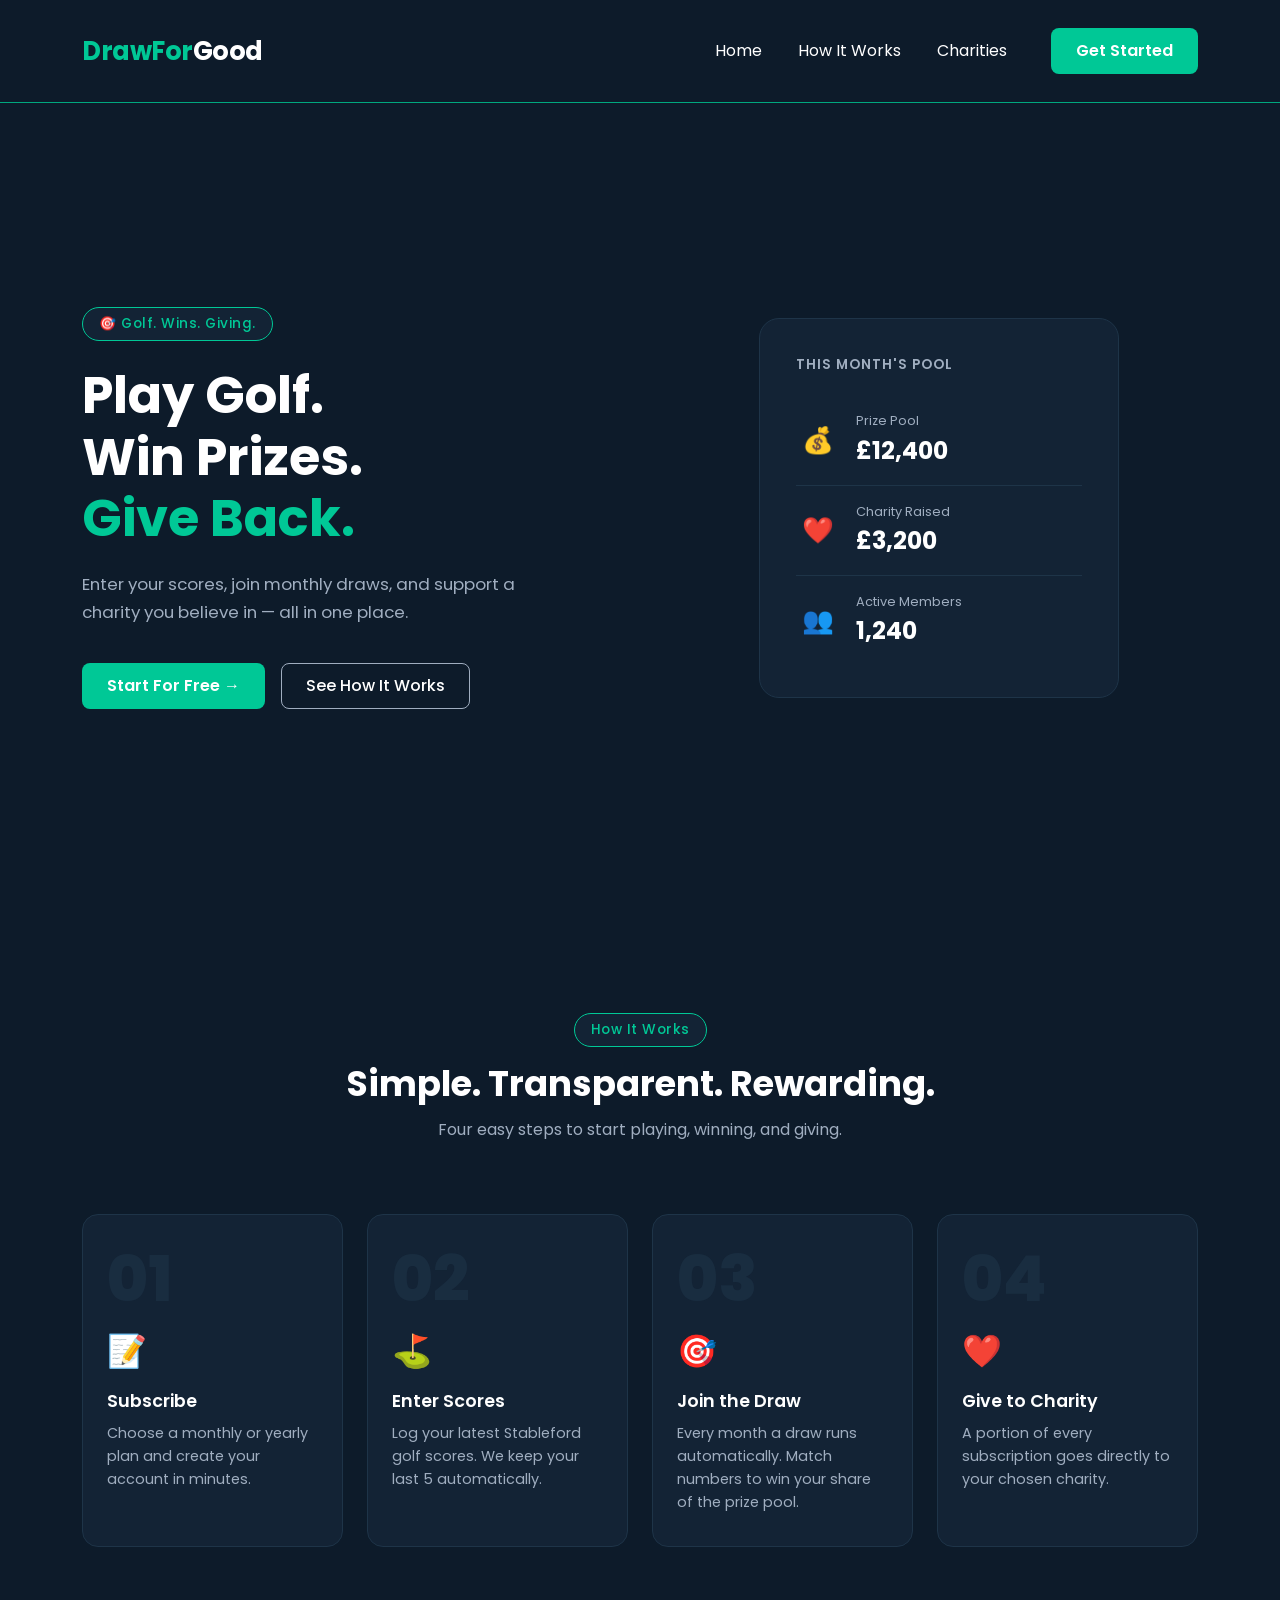
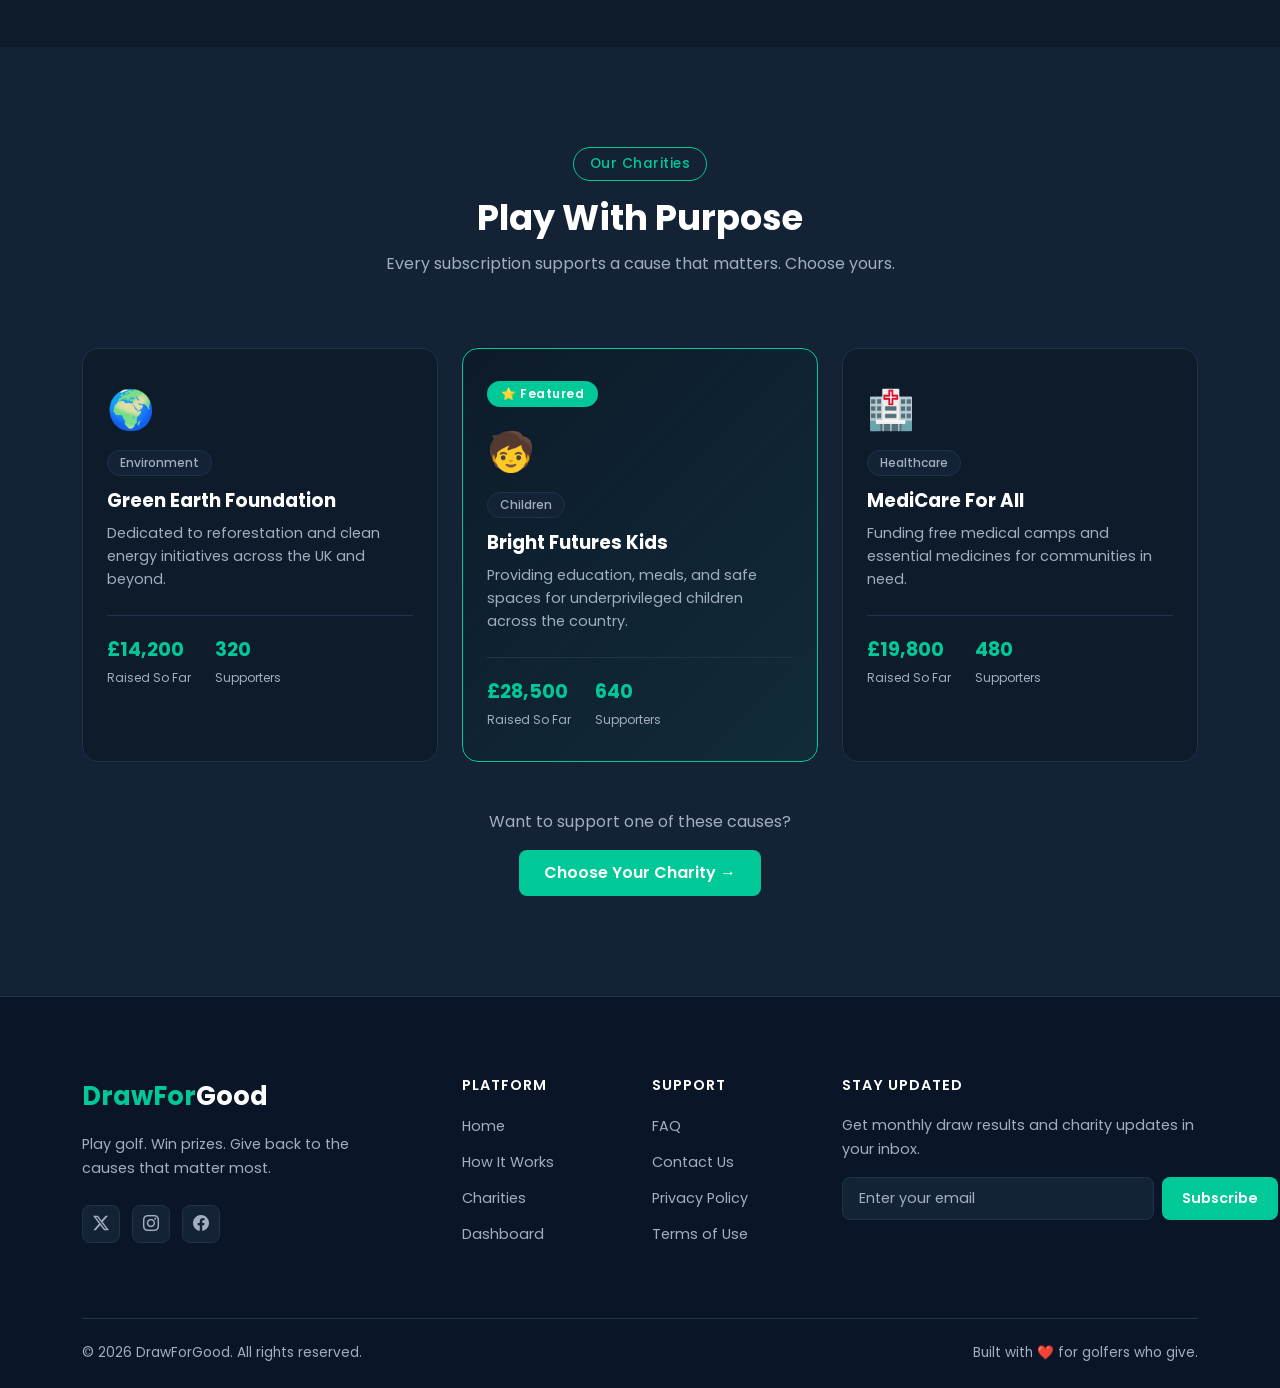
<file: index.html>
<!DOCTYPE html>
<html lang="en">

<head>
  <meta charset="UTF-8">
  <meta name="viewport" content="width=device-width, initial-scale=1.0">
  <title>Golf Charity Subscription Platform</title>
  <!-- Google fonts -->
  <link href="https://fonts.googleapis.com/css2?family=Poppins:wght@400;500;600;700&display=swap" rel="stylesheet">

  <!-- Bootstrap CSS -->
  <link href="https://cdn.jsdelivr.net/npm/bootstrap@5.3.0/dist/css/bootstrap.min.css" rel="stylesheet">

  <!-- Bootstrap Icons -->
  <link href="https://cdn.jsdelivr.net/npm/bootstrap-icons@1.11.0/font/bootstrap-icons.css" rel="stylesheet">

  <!-- Custom CSS  -->
  <link rel="stylesheet" href="style.css">
</head>

<body>
  <header class="header">
    <!-- Navbar Content -->
    <nav class="navbar navbar-expand-lg custom-nav">
      <div class="container">

        <a class="navbar-brand" href="#">DrawFor<span class="brand-highlight">Good</span></a>
        <!-- Hamburger (mobile) -->
        <button class="navbar-toggler" type="button" data-bs-toggle="collapse" data-bs-target="#navMenu"
          aria-controls="navMenu" aria-expanded="false">
          <i class="bi bi-list" style="color: white; font-size: 1.5rem;"></i>
        </button>

        <div class="collapse navbar-collapse" id="navMenu">
          <ul class="navbar-nav ms-auto">
            <li class="nav-item"><a href="#home" class="nav-link">Home</a></li>
            <li class="nav-item"><a href="#how-it-works" class="nav-link">How It Works</a></li>
            <li class="nav-item"><a href="#charities" class="nav-link">Charities</a></li>
          </ul>
          <a href="dashboard.html" class="btn btn-cta ms-3">Get Started</a>
        </div>

      </div>
    </nav>
  </header>

  <main>
    <!-- HERO SECTION -->
    <section class="hero-section" id="home">
      <div class="container">
        <div class="row align-items-center">

          <!-- LEFT SIDE: Text -->
          <div class="col-lg-6 hero-left">

            <div class="hero-badge">🎯 Golf. Wins. Giving.</div>

            <h1 class="hero-title">
              Play Golf. <br>
              Win Prizes. <br>
              <span class="hero-accent">Give Back.</span>
            </h1>

            <p class="hero-sub">
              Enter your scores, join monthly draws, and support
              a charity you believe in — all in one place.
            </p>

            <div class="hero-buttons">
              <a href="dashboard.html" class="btn btn-cta">Start For Free →</a>
              <a href="#how-it-works" class="btn btn-outline">See How It Works</a>
            </div>

          </div>

          <!-- RIGHT SIDE: Stats Card -->
          <div class="col-lg-6 hero-right">
            <div class="stats-card">

              <p class="stats-title">This Month's Pool</p>

              <div class="stat-item">
                <span class="stat-icon">💰</span>
                <div>
                  <p class="stat-label">Prize Pool</p>
                  <p class="stat-value">£12,400</p>
                </div>
              </div>

              <div class="stat-divider"></div>

              <div class="stat-item">
                <span class="stat-icon">❤️</span>
                <div>
                  <p class="stat-label">Charity Raised</p>
                  <p class="stat-value">£3,200</p>
                </div>
              </div>

              <div class="stat-divider"></div>

              <div class="stat-item">
                <span class="stat-icon">👥</span>
                <div>
                  <p class="stat-label">Active Members</p>
                  <p class="stat-value">1,240</p>
                </div>
              </div>

            </div>
          </div>

        </div>
      </div>
    </section>

    <!-- HOW IT WORKS SECTION -->
    <section class="how-section" id="how-it-works">
      <div class="container">

        <!-- Section Header -->
        <div class="section-header text-center">
          <div class="section-badge">How It Works</div>
          <h2 class="section-title">Simple. Transparent. Rewarding.</h2>
          <p class="section-sub">Four easy steps to start playing, winning, and giving.</p>
        </div>

        <!-- Steps Row -->
        <div class="row g-4 mt-2">

          <!-- Step 1 -->
          <div class="col-lg-3 col-md-6">
            <div class="step-card">
              <div class="step-number">01</div>
              <div class="step-icon">📝</div>
              <h3 class="step-title">Subscribe</h3>
              <p class="step-desc">Choose a monthly or yearly plan and create your account in minutes.</p>
            </div>
          </div>

          <!-- Step 2 -->
          <div class="col-lg-3 col-md-6">
            <div class="step-card">
              <div class="step-number">02</div>
              <div class="step-icon">⛳</div>
              <h3 class="step-title">Enter Scores</h3>
              <p class="step-desc">Log your latest Stableford golf scores. We keep your last 5 automatically.</p>
            </div>
          </div>

          <!-- Step 3 -->
          <div class="col-lg-3 col-md-6">
            <div class="step-card">
              <div class="step-number">03</div>
              <div class="step-icon">🎯</div>
              <h3 class="step-title">Join the Draw</h3>
              <p class="step-desc">Every month a draw runs automatically. Match numbers to win your share of the prize
                pool.</p>
            </div>
          </div>

          <!-- Step 4 -->
          <div class="col-lg-3 col-md-6">
            <div class="step-card">
              <div class="step-number">04</div>
              <div class="step-icon">❤️</div>
              <h3 class="step-title">Give to Charity</h3>
              <p class="step-desc">A portion of every subscription goes directly to your chosen charity.</p>
            </div>
          </div>

        </div>
      </div>
    </section>

    <!-- CHARITIES SECTION -->
    <section class="charities-section" id="charities">
      <div class="container">

        <!-- Section Header -->
        <div class="section-header text-center">
          <div class="section-badge">Our Charities</div>
          <h2 class="section-title">Play With Purpose</h2>
          <p class="section-sub">Every subscription supports a cause that matters. Choose yours.</p>
        </div>

        <!-- Charity Cards Row -->
        <div class="row g-4 mt-2">

          <!-- Charity 1 -->
          <div class="col-lg-4 col-md-6">
            <div class="charity-card">
              <div class="charity-icon">🌍</div>
              <div class="charity-tag">Environment</div>
              <h3 class="charity-name">Green Earth Foundation</h3>
              <p class="charity-desc">Dedicated to reforestation and clean energy initiatives across the UK and beyond.
              </p>
              <div class="charity-stats">
                <div class="charity-stat">
                  <span class="charity-stat-value">£14,200</span>
                  <span class="charity-stat-label">Raised So Far</span>
                </div>
                <div class="charity-stat">
                  <span class="charity-stat-value">320</span>
                  <span class="charity-stat-label">Supporters</span>
                </div>
              </div>
            </div>
          </div>

          <!-- Charity 2 -->
          <div class="col-lg-4 col-md-6">
            <div class="charity-card charity-card--featured">
              <div class="charity-featured-label">⭐ Featured</div>
              <div class="charity-icon">🧒</div>
              <div class="charity-tag">Children</div>
              <h3 class="charity-name">Bright Futures Kids</h3>
              <p class="charity-desc">Providing education, meals, and safe spaces for underprivileged children across
                the country.</p>
              <div class="charity-stats">
                <div class="charity-stat">
                  <span class="charity-stat-value">£28,500</span>
                  <span class="charity-stat-label">Raised So Far</span>
                </div>
                <div class="charity-stat">
                  <span class="charity-stat-value">640</span>
                  <span class="charity-stat-label">Supporters</span>
                </div>
              </div>
            </div>
          </div>

          <!-- Charity 3 -->
          <div class="col-lg-4 col-md-6">
            <div class="charity-card">
              <div class="charity-icon">🏥</div>
              <div class="charity-tag">Healthcare</div>
              <h3 class="charity-name">MediCare For All</h3>
              <p class="charity-desc">Funding free medical camps and essential medicines for communities in need.</p>
              <div class="charity-stats">
                <div class="charity-stat">
                  <span class="charity-stat-value">£19,800</span>
                  <span class="charity-stat-label">Raised So Far</span>
                </div>
                <div class="charity-stat">
                  <span class="charity-stat-value">480</span>
                  <span class="charity-stat-label">Supporters</span>
                </div>
              </div>
            </div>
          </div>

        </div>

        <!-- Bottom CTA -->
        <div class="text-center mt-5">
          <p class="charities-cta-text">Want to support one of these causes?</p>
          <a href="dashboard.html" class="btn btn-cta">Choose Your Charity →</a>
        </div>

      </div>
    </section>
  </main>

  <!-- FOOTER -->
  <footer class="footer">
    <div class="container">

      <div class="row g-4 footer-top">

        <!-- Brand Column -->
        <div class="col-lg-4 col-md-6">
          <a class="footer-brand" href="#">DrawFor<span class="brand-highlight">Good</span></a>
          <p class="footer-tagline">Play golf. Win prizes. Give back to the causes that matter most.</p>
          <div class="footer-socials">
            <a href="#" class="social-link"><i class="bi bi-twitter-x"></i></a>
            <a href="#" class="social-link"><i class="bi bi-instagram"></i></a>
            <a href="#" class="social-link"><i class="bi bi-facebook"></i></a>
          </div>
        </div>

        <!-- Quick Links -->
        <div class="col-lg-2 col-md-6">
          <h4 class="footer-heading">Platform</h4>
          <ul class="footer-links">
            <li><a href="#home">Home</a></li>
            <li><a href="#how-it-works">How It Works</a></li>
            <li><a href="#charities">Charities</a></li>
            <li><a href="dashboard.html">Dashboard</a></li>
          </ul>
        </div>

        <!-- Support Links -->
        <div class="col-lg-2 col-md-6">
          <h4 class="footer-heading">Support</h4>
          <ul class="footer-links">
            <li><a href="#">FAQ</a></li>
            <li><a href="#">Contact Us</a></li>
            <li><a href="#">Privacy Policy</a></li>
            <li><a href="#">Terms of Use</a></li>
          </ul>
        </div>

        <!-- Newsletter -->
        <div class="col-lg-4 col-md-6">
          <h4 class="footer-heading">Stay Updated</h4>
          <p class="footer-newsletter-text">Get monthly draw results and charity updates in your inbox.</p>
          <div class="footer-newsletter">
            <input type="email" placeholder="Enter your email" class="newsletter-input">
            <button class="newsletter-btn">Subscribe</button>
          </div>
        </div>

      </div>

      <!-- Divider -->
      <div class="footer-divider"></div>

      <!-- Bottom Row -->
      <div class="footer-bottom">
        <p class="footer-copy">© 2026 DrawForGood. All rights reserved.</p>
        <p class="footer-credit">Built with ❤️ for golfers who give.</p>
      </div>

    </div>
  </footer>
  <!-- Bootstrap JS -->
  <script src="https://cdn.jsdelivr.net/npm/bootstrap@5.3.0/dist/js/bootstrap.bundle.min.js"></script>
  <!-- Custom JS -->
  <script src="app.js"></script>
</body>

</html>
</file>
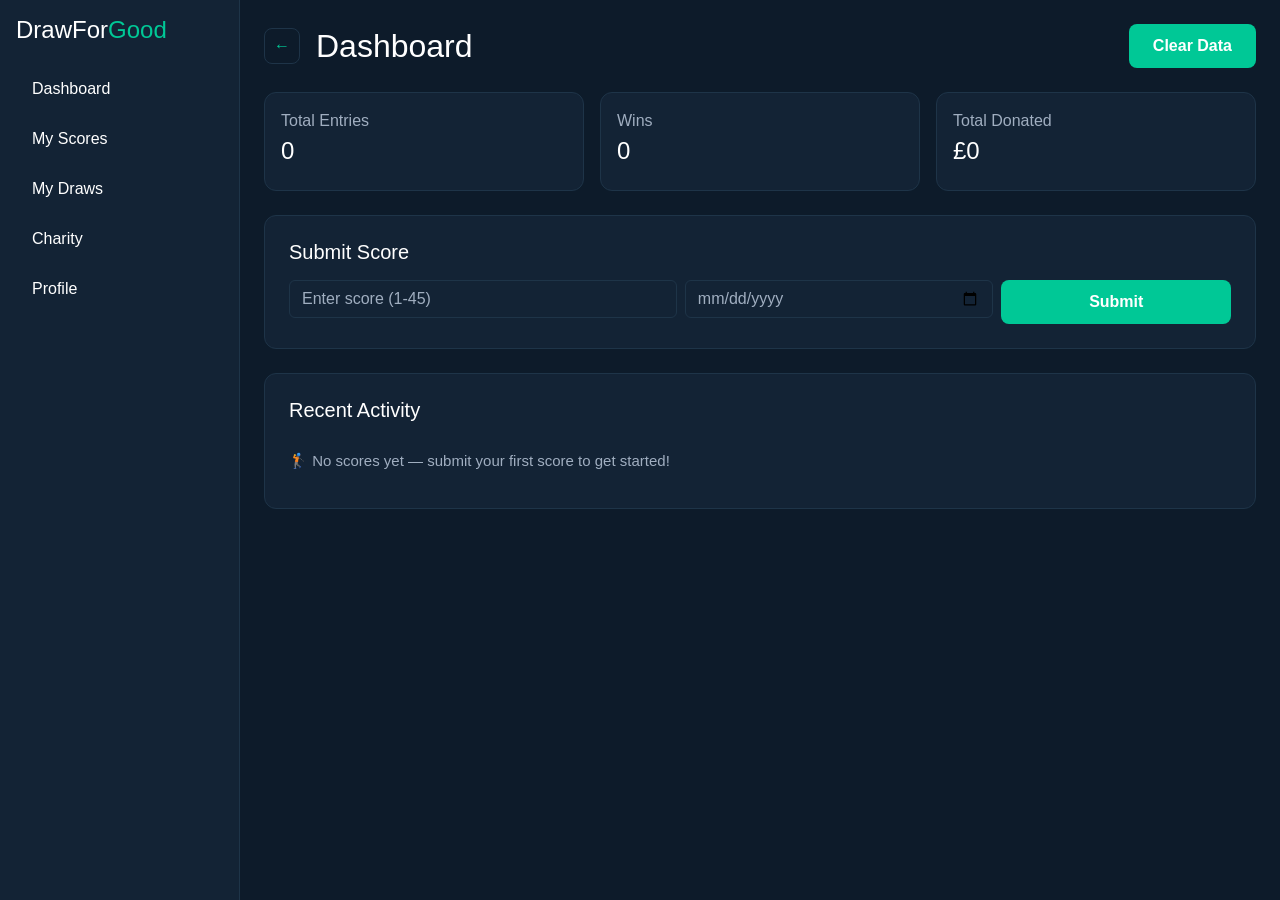
<file: dashboard.html>
<!DOCTYPE html>
<html lang="en">

<head>
    <meta charset="UTF-8">
    <meta name="viewport" content="width=device-width, initial-scale=1.0">
    <title>Dashboard</title>
    <!-- Google fonts -->
    <link href="https://fonts.googleapis.com/css2?family=Poppins:wght@400;500;600;700&display=swap" rel="stylesheet">

    <!-- Bootstrap CSS -->
    <link href="https://cdn.jsdelivr.net/npm/bootstrap@5.3.0/dist/css/bootstrap.min.css" rel="stylesheet">

    <!-- Bootstrap Icons -->
    <link href="https://cdn.jsdelivr.net/npm/bootstrap-icons@1.11.0/font/bootstrap-icons.css" rel="stylesheet">

    <!-- Custom CSS  -->
    <link rel="stylesheet" href="style.css">
    <link rel="stylesheet" href="dashboard.css">
</head>

<body>
    <div class="dashboard d-flex">

        <!-- SIDEBAR -->
        <aside class="sidebar p-3">
            <h4 class="logo mb-4">DrawFor<span>Good</span></h4>

            <nav class="nav flex-column">
                <a href="dashboard.html" class="nav-link active">Dashboard</a>
                <a class="nav-link">My Scores</a>
                <a class="nav-link">My Draws</a>
                <a class="nav-link">Charity</a>
                <a class="nav-link">Profile</a>
            </nav>
        </aside>

        <!-- MAIN CONTENT -->
        <main class="main flex-grow-1 p-4">

            <!-- TOPBAR -->
            <div class="topbar d-flex justify-content-between align-items-center mb-4">

                <div class="d-flex align-items-center gap-3">
                    <a href="index.html" class="back-icon">←</a>
                    <h2 class="mb-0">Dashboard</h2>
                </div>

                <button class="btn btn-cta" id="resetBtn">Clear Data</button>
            </div>

            <!-- STATS -->
            <div class="row g-3">

                <div class="col-12 col-lg-4">
                    <div class="card dashboard-card p-3">
                        <p class="lable-text mb-1">Total Entries</p>
                        <h4 id="totalEntries">0</h4>
                    </div>
                </div>

                <div class="col-12 col-lg-4">
                    <div class="card dashboard-card p-3">
                        <p class="lable-text mb-1">Wins</p>
                        <h4 id="totalWins">0</h4>
                    </div>
                </div>

                <div class="col-12 col-lg-4">
                    <div class="card dashboard-card p-3">
                        <p class="lable-text mb-1">Total Donated</p>
                        <h4 id="totalDonated">£0</h4>
                    </div>
                </div>

            </div>

            <!-- SUBMIT SCORE -->
            <div class="card dashboard-card p-4 mt-4">
                <h5 class="mb-3">Submit Score</h5>

                <div class="row g-2">
                    <div class="col-md-5">
                        <input type="number" class="form-control custom-input" id="scoreInput"
                            placeholder="Enter score (1-45)" min="1" max="45">
                    </div>
                    <div class="col-md-4">
                        <input type="date" class="form-control custom-input" id="dateInput">
                    </div>
                    <div class="col-md-3">
                        <button class="btn btn-cta w-100" id="submitBtn">Submit</button>
                    </div>
                </div>
            </div>

            <!-- RECENT ACTIVITY -->
            <div class="card dashboard-card p-4 mt-4">
                <h5 class="mb-3">Recent Activity</h5>

                <ul class="activity-list" id="activityList"></ul>
            </div>

        </main>
    </div>
    <!-- Bootstrap JS -->
    <script src="https://cdn.jsdelivr.net/npm/bootstrap@5.3.0/dist/js/bootstrap.bundle.min.js"></script>
    <!-- Custom JS -->
    <script src="app.js"></script>
</body>

</html>
</file>
<file: style.css>
:root {
    --primary-bg: #0D1B2A;
    --accent: #00C896;
    --accent-hover: #00A87E;
    --card-bg: #132335;
    --text-primary: #FFFFFF;
    --text-secondary: #A0AEC0;
    --border: #1E3448;
}

* {
    margin: 0;
    padding: 0;
    box-sizing: border-box;
}

*:focus {
    outline: none;
}

html {
    scroll-behavior: smooth;
}

body {
    background-color: var(--primary-bg);
    color: var(--text-primary);
    font-family: 'Poppins', sans-serif;
}

/* navbar */
.header {
    position: sticky;
    top: 0;
    z-index: 1000;
    padding: 16px 0;
    background-color: var(--primary-bg);
    border-bottom: 1px solid var(--accent-hover);
}

.navbar {
    height: 70px;
    position: relative;
}

.navbar-brand {
    color: var(--accent);
    font-weight: 700;
    font-size: 1.6rem;
    letter-spacing: -0.5px;
}

.brand-highlight {
    color: #ffffff;
}

.btn-cta {
    background: var(--accent);
    color: #fff;
    border-radius: 8px;
}

.nav-link {
    color: #fff !important;
    margin-right: 20px;
}

.nav-link:hover {
    color: var(--accent) !important;
    transition: color 0.3s ease;
}

.btn-cta:hover {
    background: var(--accent-hover);
    transform: translateY(-2px);
    transition: all 0.3s ease;
}

.navbar-brand:hover {
    color: #fff;
    transition: color 0.3s ease;
}

.navbar-toggler {
    border: 1.5px solid var(--border);
    border-radius: 8px;
    padding: 6px 10px;
    background: transparent;
}

.navbar-toggler:focus {
    box-shadow: none;
    outline: none;
}

/* HERO SECTION  */
.hero-section {
    padding: 100px 0;
    background-color: var(--primary-bg);
    min-height: 90vh;
    display: flex;
    align-items: center;
}

/* LEFT SIDE  */
.hero-badge {
    display: inline-block;
    background-color: var(--card-bg);
    color: var(--accent);
    border: 1px solid var(--accent);
    border-radius: 50px;
    padding: 6px 16px;
    font-size: 0.85rem;
    font-weight: 500;
    margin-bottom: 24px;
    letter-spacing: 0.5px;
    animation: slideFromLeft 0.6s ease both;
    animation-delay: 0.2s;
}

.hero-title {
    font-size: 3.2rem;
    font-weight: 700;
    line-height: 1.2;
    color: var(--text-primary);
    margin-bottom: 20px;
    animation: fadeUp 0.6s ease both;
    animation-delay: 0.4s;
}

.hero-accent {
    color: var(--accent);
}

.hero-sub {
    font-size: 1.05rem;
    color: var(--text-secondary);
    line-height: 1.7;
    margin-bottom: 36px;
    max-width: 460px;
    animation: fadeUp 0.6s ease both;
    animation-delay: 0.6s;
}

.hero-buttons {
    display: flex;
    gap: 16px;
    flex-wrap: wrap;
    animation: fadeUp 0.6s ease both;
    animation-delay: 0.8s;
}

.btn-outline {
    background: transparent;
    color: var(--text-primary);
    border: 1.5px solid var(--text-secondary) !important;
    border-radius: 8px;
    padding: 10px 24px;
    font-weight: 500;
    transition: all 0.3s ease;
}

.btn-outline:hover {
    border-color: var(--accent);
    color: var(--accent);
}

.btn-cta {
    background: var(--accent);
    color: #fff;
    border-radius: 8px;
    padding: 10px 24px;
    font-weight: 600;
    transition: all 0.3s ease;
}

.btn-cta:hover {
    background: var(--accent-hover);
    transform: translateY(-2px);
    color: #fff;
}

/* RIGHT SIDE: STATS CARD  */
.hero-right {
    display: flex;
    justify-content: center;
    align-items: center;
    padding-left: 40px;
}

.stats-card {
    background-color: var(--card-bg);
    border: 1px solid var(--border);
    border-radius: 20px;
    padding: 36px;
    width: 100%;
    max-width: 360px;
    animation: slideFromRight 0.7s ease both;
    animation-delay: 1s;
}

/*  KEYFRAMES  */
@keyframes slideFromLeft {
    from {
        opacity: 0;
        transform: translateX(-40px);
    }

    to {
        opacity: 1;
        transform: translateX(0);
    }
}

@keyframes fadeUp {
    from {
        opacity: 0;
        transform: translateY(20px);
    }

    to {
        opacity: 1;
        transform: translateY(0);
    }
}

@keyframes slideFromRight {
    from {
        opacity: 0;
        transform: translateX(40px);
    }

    to {
        opacity: 1;
        transform: translateX(0);
    }
}

.stats-title {
    font-size: 0.85rem;
    font-weight: 600;
    color: var(--text-secondary);
    text-transform: uppercase;
    letter-spacing: 1px;
    margin-bottom: 24px;
}

.stat-item {
    display: flex;
    align-items: center;
    gap: 16px;
    padding: 12px 0;
}

.stat-icon {
    font-size: 1.6rem;
    width: 44px;
    text-align: center;
}

.stat-label {
    font-size: 0.8rem;
    color: var(--text-secondary);
    margin-bottom: 2px;
}

.stat-value {
    font-size: 1.5rem;
    font-weight: 700;
    color: var(--text-primary);
    margin-bottom: 0;
}

.stat-divider {
    height: 1px;
    background-color: var(--border);
    margin: 4px 0;
}

/*  HOW IT WORKS SECTION  */
.how-section {
    padding: 100px 0;
    background-color: var(--primary-bg);
}

/*  SECTION HEADER  */
.section-badge {
    display: inline-block;
    background-color: var(--card-bg);
    color: var(--accent);
    border: 1px solid var(--accent);
    border-radius: 50px;
    padding: 6px 16px;
    font-size: 0.85rem;
    font-weight: 500;
    margin-bottom: 16px;
    letter-spacing: 0.5px;
}

.section-title {
    font-size: 2.2rem;
    font-weight: 700;
    color: var(--text-primary);
    margin-bottom: 12px;
}

.section-sub {
    font-size: 1rem;
    color: var(--text-secondary);
    margin-bottom: 0;
}

.section-header {
    margin-bottom: 48px;
}

/*  STEP CARDS  */
.step-card {
    background-color: var(--card-bg);
    border: 1px solid var(--border);
    border-radius: 16px;
    padding: 32px 24px;
    height: 100%;
    transition: all 0.3s ease;
    position: relative;
    overflow: hidden;
}

.step-card:hover {
    border-color: var(--accent);
    transform: translateY(-6px);
    box-shadow: 0 12px 32px rgba(0, 200, 150, 0.1);
}

/* big faded number behind content */
.step-number {
    font-size: 4rem;
    font-weight: 800;
    color: var(--border);
    line-height: 1;
    margin-bottom: 16px;
    opacity: 0.6;
}

.step-icon {
    font-size: 2rem;
    margin-bottom: 16px;
}

.step-title {
    font-size: 1.1rem;
    font-weight: 600;
    color: var(--text-primary);
    margin-bottom: 10px;
}

.step-desc {
    font-size: 0.9rem;
    color: var(--text-secondary);
    line-height: 1.6;
    margin-bottom: 0;
}

/*  CHARITIES SECTION  */
.charities-section {
    padding: 100px 0;
    background-color: var(--card-bg);
}

.charities-section .row>div {
    display: flex;
}

/* CHARITY CARDS  */
.charity-card {
    background-color: var(--primary-bg);
    border: 1px solid var(--border);
    border-radius: 16px;
    padding: 32px 24px;
    height: 100%;
    transition: all 0.3s ease;
    position: relative;
}

.charity-card:hover {
    border-color: var(--accent);
    transform: translateY(-6px);
    box-shadow: 0 12px 32px rgba(0, 200, 150, 0.1);
}

/*  FEATURED CARD  */
.charity-card--featured {
    border-color: var(--accent);
    background: linear-gradient(135deg,
            var(--primary-bg) 0%,
            rgba(0, 200, 150, 0.05) 100%);
}

.charity-featured-label {
    display: inline-block;
    background-color: var(--accent);
    color: #fff;
    border-radius: 50px;
    padding: 4px 14px;
    font-size: 0.75rem;
    font-weight: 600;
    margin-bottom: 16px;
    letter-spacing: 0.5px;
}

.charity-icon {
    font-size: 2.4rem;
    margin-bottom: 12px;
}

.charity-tag {
    display: inline-block;
    background-color: var(--card-bg);
    color: var(--text-secondary);
    border: 1px solid var(--border);
    border-radius: 50px;
    padding: 3px 12px;
    font-size: 0.75rem;
    font-weight: 500;
    margin-bottom: 14px;
}

.charity-name {
    font-size: 1.15rem;
    font-weight: 700;
    color: var(--text-primary);
    margin-bottom: 10px;
}

.charity-desc {
    font-size: 0.9rem;
    color: var(--text-secondary);
    line-height: 1.6;
    margin-bottom: 24px;
}

.charity-stats {
    display: flex;
    gap: 24px;
    padding-top: 20px;
    border-top: 1px solid var(--border);
}

.charity-stat {
    display: flex;
    flex-direction: column;
    gap: 4px;
}

.charity-stat-value {
    font-size: 1.2rem;
    font-weight: 700;
    color: var(--accent);
}

.charity-stat-label {
    font-size: 0.75rem;
    color: var(--text-secondary);
}

.charities-cta-text {
    color: var(--text-secondary);
    font-size: 1rem;
    margin-bottom: 16px;
}

/*  FOOTER  */
.footer {
    background-color: #0a1628;
    padding: 80px 0 0 0;
    border-top: 1px solid var(--border);
}

/*  BRAND  */
.footer-brand {
    font-size: 1.6rem;
    font-weight: 700;
    color: var(--accent);
    text-decoration: none;
    display: inline-block;
    margin-bottom: 16px;
}

.footer-brand .brand-highlight {
    color: #ffffff;
}

.footer-tagline {
    font-size: 0.9rem;
    color: var(--text-secondary);
    line-height: 1.7;
    margin-bottom: 24px;
    max-width: 280px;
}

/*  SOCIAL ICONS  */
.footer-socials {
    display: flex;
    gap: 12px;
}

.social-link {
    width: 38px;
    height: 38px;
    border-radius: 8px;
    background-color: var(--card-bg);
    border: 1px solid var(--border);
    display: flex;
    align-items: center;
    justify-content: center;
    color: var(--text-secondary);
    font-size: 1rem;
    text-decoration: none;
    transition: all 0.3s ease;
}

.social-link:hover {
    background-color: var(--accent);
    border-color: var(--accent);
    color: #fff;
    transform: translateY(-2px);
}

.footer-heading {
    font-size: 0.9rem;
    font-weight: 600;
    color: var(--text-primary);
    text-transform: uppercase;
    letter-spacing: 1px;
    margin-bottom: 20px;
}

.footer-links {
    list-style: none;
    padding: 0;
    margin: 0;
}

.footer-links li {
    margin-bottom: 12px;
}

.footer-links a {
    color: var(--text-secondary);
    text-decoration: none;
    font-size: 0.9rem;
    display: inline-block;
    transition: all 0.3s ease;
}

.footer-links a:hover {
    color: var(--accent);
    transform: translateX(4px);
}

/*  NEWSLETTER  */
.footer-newsletter-text {
    font-size: 0.9rem;
    color: var(--text-secondary);
    line-height: 1.6;
    margin-bottom: 16px;
}

.footer-newsletter {
    display: flex;
    gap: 8px;
}

.newsletter-input {
    flex: 1;
    background-color: var(--card-bg);
    border: 1px solid var(--border);
    border-radius: 8px;
    padding: 10px 16px;
    color: var(--text-primary);
    font-size: 0.9rem;
    outline: none;
    font-family: 'Poppins', sans-serif;
}

.newsletter-input::placeholder {
    color: var(--text-secondary);
}

.newsletter-input:focus {
    border-color: var(--accent);
}

.newsletter-btn {
    background-color: var(--accent);
    color: #fff;
    border: none;
    border-radius: 8px;
    padding: 10px 20px;
    font-size: 0.9rem;
    font-weight: 600;
    cursor: pointer;
    transition: all 0.3s ease;
    font-family: 'Poppins', sans-serif;
    white-space: nowrap;
}

.newsletter-btn:hover {
    background-color: var(--accent-hover);
    transform: translateY(-2px);
}

.footer-divider {
    height: 1px;
    background-color: var(--border);
    margin-top: 60px;
}

.footer-bottom {
    display: flex;
    justify-content: space-between;
    align-items: center;
    padding: 24px 0;
    flex-wrap: wrap;
    gap: 8px;
}

.footer-copy {
    font-size: 0.85rem;
    color: var(--text-secondary);
    margin-bottom: 0;
}

.footer-credit {
    font-size: 0.85rem;
    color: var(--text-secondary);
    margin-bottom: 0;
}

/*  RESPONSIVE  */
@media (max-width: 991px) {
    .navbar-collapse {
        background-color: var(--card-bg);
        border-radius: 12px;
        padding: 16px 20px;
        margin-top: 12px;
        border: 1px solid var(--border);
    }

    .navbar-collapse .nav-link {
        padding: 10px 0;
        border-bottom: 1px solid var(--border);
    }

    .navbar-collapse .nav-item:last-child .nav-link {
        border-bottom: none;
    }

    .navbar-collapse .btn-cta {
        width: 100%;
        text-align: center;
        margin-top: 12px;
        margin-left: 0 !important;
    }

    .hero-left {
        text-align: center;
    }

    .hero-badge {
        display: inline-block;
    }

    .hero-sub {
        margin-left: auto;
        margin-right: auto;
    }

    .hero-buttons {
        justify-content: center;
    }

    .hero-title {
        font-size: 2.4rem;
    }

    .hero-right {
        padding-left: 0;
        margin-top: 48px;
    }

    .stats-card {
        max-width: 100%;
    }

    .how-section {
        padding: 70px 0;
    }

    .section-title {
        font-size: 1.8rem;
    }

    .charities-section {
        padding: 70px 0;
    }

    .footer {
        padding: 60px 0 0 0;
    }

    .footer-tagline {
        max-width: 100%;
    }
}

@media (max-width: 576px) {
    .hero-section {
        padding: 60px 0;
    }

    .hero-title {
        font-size: 2rem;
    }

    .hero-buttons {
        flex-direction: column;
    }

    .btn-cta,
    .btn-outline {
        text-align: center;
    }

    .how-section {
        padding: 60px 0;
    }

    .section-title {
        font-size: 1.6rem;
    }

    .step-card {
        padding: 24px 20px;
    }

    .charities-section {
        padding: 60px 0;
    }

    .charity-stats {
        gap: 16px;
    }

    .footer {
        padding: 48px 0 0 0;
    }

    .footer-newsletter {
        flex-direction: column;
    }

    .newsletter-btn {
        width: 100%;
    }

    .footer-bottom {
        flex-direction: column;
        text-align: center;
    }
}
</file>
<file: dashboard.css>
body {
    margin: 0;
    font-family: sans-serif;
    background: var(--primary-bg);
    color: var(--text-primary);
}

.dashboard {
    display: flex;
    min-height: 100vh;
}

.dashboard {
    min-height: 100vh;
    background: var(--primary-bg);
    color: var(--text-primary);
}

.dashboard-card h4,
.dashboard-card h5,
.dashboard-card h3 {
    color: var(--text-primary);
}

.dashboard-card p {
    color: var(--text-secondary);
}

.label-text {
    color: var(--text-secondary);
    font-size: 14px;
}

.sidebar {
    width: 240px;
    background: var(--card-bg);
    border-right: 1px solid var(--border);
    padding: 20px;
}

.logo span {
    color: var(--accent);
}

.nav-link {
    color: var(--text-secondary);
    margin-bottom: 10px;
}

.nav-link.active,
.nav-link:hover {
    color: var(--accent);
}

.topbar {
    display: flex;
    justify-content: space-between;
    align-items: center;
}

.main {
    background: var(--primary-bg);
    flex: 1;
    padding: 30px;
}

.back-icon {
    display: flex;
    align-items: center;
    justify-content: center;
    width: 36px;
    height: 36px;
    border: 1px solid var(--border);
    border-radius: 8px;
    color: var(--text-secondary);
    text-decoration: none;
    color: var(--accent);
    cursor: pointer;
}

.back-icon:hover {
    border-color: var(--accent);
}

.dashboard-card {
    background: var(--card-bg);
    border: 1px solid var(--border);
    border-radius: 12px;
}

.dashboard-card:hover {
    transform: translateY(-3px);
    transition: 0.2s;
}

.btn-cta {
    background: var(--accent);
    color: #fff;
    border-radius: 8px;
    border: none;
}

.btn-cta:hover {
    background: var(--accent-hover);
}

.custom-input {
    background: transparent;
    border: 1px solid var(--border);
    color: var(--text-primary);
}

.custom-input::placeholder {
    color: var(--text-secondary);
}

.custom-input:focus {
    outline: none;
    border-color: var(--accent);
    box-shadow: none;
}

input[type="date"] {
    color: var(--text-secondary);
}

input[type="date"]::-webkit-calendar-picker-indicator,
input[type="number"]::-webkit-outer-spin-button,
input[type="number"]::-webkit-inner-spin-button {
    cursor: pointer;
}

.activity-list {
    list-style: none;
    padding: 0;
    margin: 0;
}

.activity-list li {
    padding: 12px 0;
    border-bottom: 1px solid var(--border);
    color: var(--text-secondary);
    font-size: 15px;
}

.activity-list li:last-child {
    border-bottom: none;
}

/* TABLET (≤ 992px) */
@media (max-width: 992px) {
    .sidebar {
        width: 180px;
    }

    .main {
        padding: 20px;
    }
}

/* MOBILE (≤ 768px) */
@media (max-width: 768px) {
    .dashboard {
        flex-direction: column;
    }

    .sidebar {
        width: 100%;
        text-align: center;
    }

    .sidebar h4 {
        width: 100%;
        text-align: center;
        margin-bottom: 10px;
    }

    .sidebar nav {
        display: flex;
        justify-content: center;
        flex-wrap: wrap;
        gap: 15px;
        margin-top: 10px;
    }

    .sidebar .nav-link {
        font-size: 14px;
    }

    .main {
        padding: 20px;
    }

    .topbar {
        flex-direction: column;
        align-items: flex-start;
        gap: 15px;
    }

    .topbar .btn-cta {
        align-self: flex-start;
    }

    .row {
        flex-direction: column;
    }

    .card .row {
        flex-direction: column;
    }

    .card .btn {
        width: 100%;
    }
}

/* SMALL MOBILE (≤ 480px) */

@media (max-width: 480px) {
    .topbar {
        align-items: stretch;
    }

    .topbar .btn-cta {
        width: 100%;
    }
}

@media (max-width: 320px) {
    .main {
        padding: 15px;
    }

    .sidebar nav {
        gap: 8px;
    }

    .sidebar .nav-link {
        font-size: 13px;
    }

    .topbar h2 {
        font-size: 18px;
    }

    .btn-cta {
        font-size: 14px;
        padding: 10px;
    }
}
</file>
